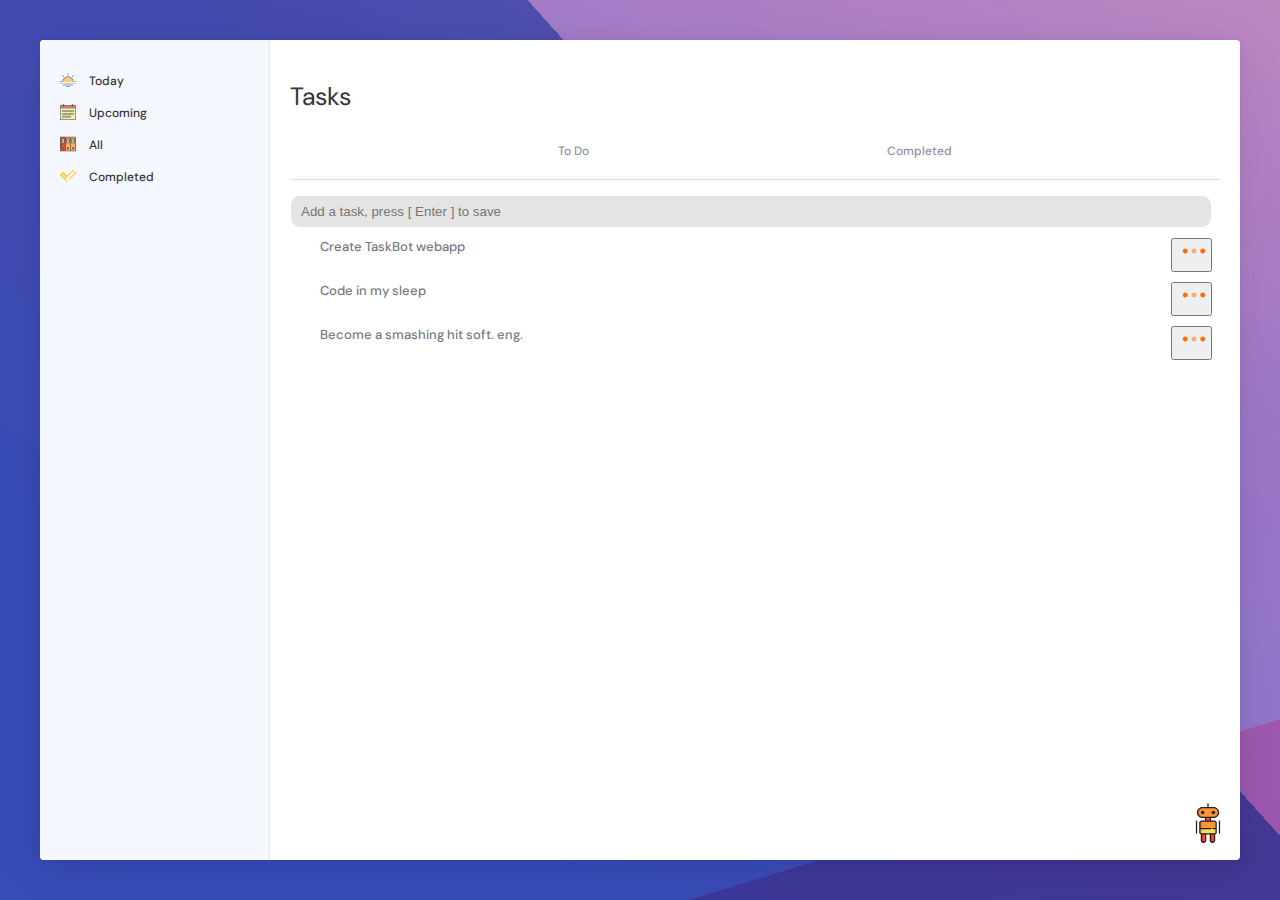
<file: app/web_static/index.html>
<!DOCTYPE html>
<html lang="en">

<head>
	<meta charset="UTF-8" />
	<meta http-equiv="X-UA-Compatible" content="IE=edge" />
	<meta name="viewport" content="width=device-width, initial-scale=1.0" />
	<title>Task Bot</title>
	<link rel="stylesheet"
		href="https://fonts.googleapis.com/css2?family=Material+Symbols+Outlined:opsz,wght,FILL,GRAD@48,400,0,0" />
	<link rel="stylesheet"
		href="https://fonts.googleapis.com/css2?family=Material+Symbols+Rounded:opsz,wght,FILL,GRAD@48,400,1,0" />
	<link rel="stylesheet" href="styles/index.css" />
	<link rel="stylesheet" href="styles/tasks.css" />
	<link rel="stylesheet" href="styles/task-info.css">
	<link rel="stylesheet" href="styles/botbtn.css" />
	<link rel="stylesheet" href="styles/chatbot.css" />
	<link rel="stylesheet" href="styles/mediaqry.css" />
	<script src="https://ajax.googleapis.com/ajax/libs/jquery/3.5.1/jquery.min.js"></script>
	<script src="./scripts/task-info_toggle.js" defer></script>
	<script src="./scripts/chatbot_toggle.js" defer></script>
	<script src="./scripts/chatbot.js" defer></script>
</head>

<body>
	<!-- side panel wrapper start -->
	<div class="wrapper">
		<!-- main page left start -->
		<div class="task-manager">
			<!-- left bar start -->
			<div class="left-bar">
				<!-- left content start -->
				<div class="left-content">
					<ul class="solo-task">
						<li class="item">
							<img src="svg/today.svg" alt="" class="sun-today">
							<span>Today</span>
						</li>
						<li class="item">
							<img src="svg/calendar.svg" alt="" class="calendar-upcoming">
							<span>Upcoming</span>
						</li>
						<li class="item">
							<img src="svg/all.svg" alt="" class="window-all">
							<span>All</span>
						</li>
						<li class="item">
							<img src="svg/completed.svg" alt="" class="tick-completed">
							<span>Completed</span>
						</li>
					</ul>
				</div>
				<!-- left content end -->
			</div>
			<!-- left bar end -->

			<!-- page content start -->
			<div class="page-content">
				<div class="header">Tasks</div>
				<!-- content categories start -->
				<div class="content-categories">
					<div class="label-wrapper">
						<input class="nav-item" name="nav" type="radio" id="opt-1" />
						<label class="category" for="opt-1">To Do</label>
					</div>
					<div class="label-wrapper">
						<input class="nav-item" name="nav" type="radio" id="opt-2" />
						<label class="category" for="opt-2">Completed</label>
					</div>
				</div>
				<!-- content categories end -->

				<!-- tasks wrapper start -->
				<div class="tasks-wrapper">
					<div class="add-task">
						<form class="new-task" action="#">
							<input class="plus-task" type="text" name="new-task"
								placeholder="Add a task, press [ Enter ] to save">
						</form>
					</div>
					<div class="task">
						<input class="task-item" name="task" type="checkbox" id="task-1" />
						<label for="task-1">
							<span class="task-label-text">Create TaskBot webapp</span>
						</label>
						<button class="task-menu-open">
							<img src="svg/subtasks.svg" alt="" class="dotmenu-subtasks">
						</button>
					</div>
					<div class="task">
						<input class="task-item" name="task" type="checkbox" id="task-2" />
						<label for="task-2">
							<span class="task-label-text">Code in my sleep</span>
						</label>
						<button class="task-menu-open">
							<img src="svg/subtasks.svg" alt="" class="dotmenu-subtasks">
						</button>
					</div>
					<div class="task">
						<input class="task-item" name="task" type="checkbox" id="task-3" />
						<label for="task-3">
							<span class="task-label-text">Become a smashing hit soft. eng.</span>
						</label>
						<button class="task-menu-open">
							<img src="svg/subtasks.svg" alt="" class="dotmenu-subtasks">
						</button>
					</div>
				</div>
				<!-- tasks wrapper end -->
			</div>
			<!-- page content end -->

			<!-- chatbot toggler start -->
			<button class="chatbot-open">
				<img src="svg/robot.svg" alt="" class="open-chatbot">
			</button>
			<!-- chatbot toggler end -->
		</div>
		<!-- main page left end -->

		<!-- task container start -->
		<div class="task-container">
			<div class="header">
				<span class="task-header">Task Title</span>
				<img src="svg/close.svg" alt="" class="close-task">
			</div>
			<!-- task details start -->
			<div class="task-details">
				<div class="due-date">
					<label>Due Date</label>
					<span>Today</span>
				</div>
				<div class="project">
					<label>Project</label>
					<span>Tasks</span>
				</div>
				<div class="task-description">
					<textarea name="task-input" placeholder="Add a note, press [ Enter ] to save ..."
						spellcheck="false"></textarea>
				</div>
				<!-- subtasks wrapper start -->
				<div class="subtasks-wrapper">
					<div class="add-subtask">
						<form class="new-subtask" action="#">
							<input class="plus-subtask" type="text" name="new-subtask"
								placeholder="Add a subtask, press [ Enter ] to save">
						</form>
					</div>
					<div class="subtask">
						<input class="subtask-item" name="subtask" type="checkbox" id="subtask-1" />
						<label for="subtask-1">
							<span class="subtask-label-text">Create subtask for a task</span>
						</label>
						<button class="delete-subtask-btn">
							<img src="svg/subtask-bin.svg" alt="" class="delete-subtask">
						</button>
					</div>
					<div class="subtask">
						<input class="subtask-item" name="subtask" type="checkbox" id="subtask-2" />
						<label for="subtask-2">
							<span class="subtask-label-text">Another one</span>
						</label>
						<button class="delete-subtask-btn">
							<img src="svg/subtask-bin.svg" alt="" class="delete-subtask">
						</button>
					</div>
					<div class="subtask">
						<input class="subtask-item" name="subtask" type="checkbox" id="subtask-3" />
						<label for="subtask-3">
							<span class="subtask-label-text">DJ Khaleed</span>
						</label>
						<button class="delete-subtask-btn">
							<img src="svg/subtask-bin.svg" alt="" class="delete-subtask">
						</button>
					</div>
				</div>
				<!-- subtasks wrapper end -->
			</div>
			<!-- task details end -->

			<!-- task footer start -->
			<div class="footer">
				<span>Created on Today</span>
				<button class="delete-task-btn">
					<img src="svg/bin.svg" alt="" class="delete-task">
				</button>
			</div>
			<!-- task footer end -->
		</div>
		<!-- task container end -->

		<!-- chatbot bar right start -->
		<div class="chatbot">
			<div class="header">
				<span class="chatbot-header">Chat Bot</span>
				<img src="svg/close.svg" alt="" class="close-chatbot">
			</div>
			<div class="chat-content">
				<ul class="chatbox">
					<li class="chat incoming">
						<span class="material-symbols-outlined">smart_toy</span>
						<p>Hi there 👋<br>What tasks can I help you with today?</p>
					</li>
				</ul>
				<div class="chat-input">
					<textarea placeholder="Enter a message..." spellcheck="false" required></textarea>
					<span id="send-btn" class="material-symbols-rounded">send</span>
				</div>
			</div>
		</div>
		<!-- chatbot bar right end -->
	</div>
	<!-- side panel wrapper end -->
</body>

</html>
</file>
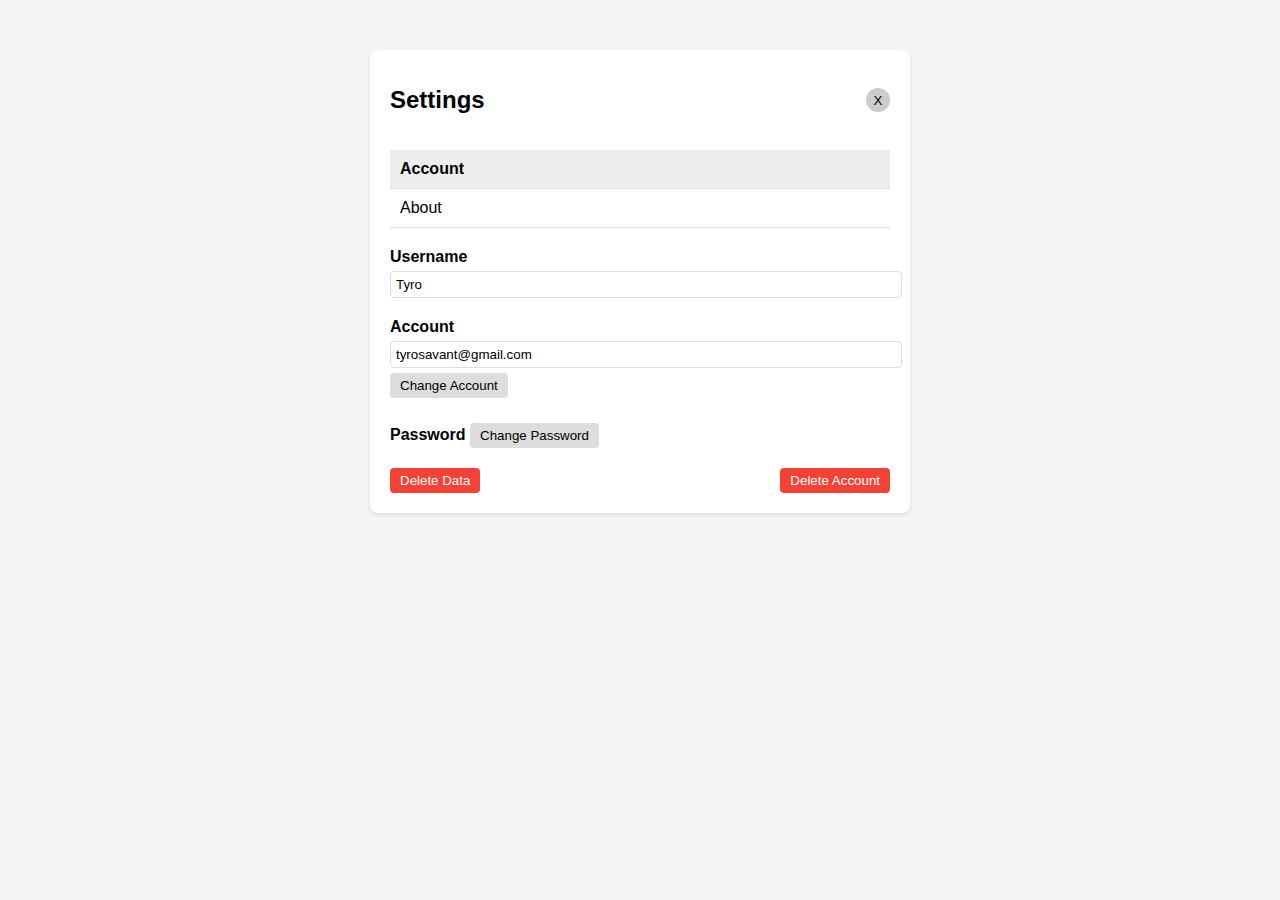
<file: app/web_dynamic/templates/profile.html>
<!DOCTYPE html>

<html lang="en">

<head>

	<meta charset="UTF-8">

	<title>Settings</title>

	<link rel="stylesheet" href="../static/styles/profile.css">

</head>

<body>

	<div class="settings-window">

		<div class="settings-header">

			<h1>Settings</h1>

			<button class="close-btn">X</button>

		</div>

		<ul class="menu-list">

			<li class="menu-item selected">Account</li>

			<li class="menu-item">About</li>

		</ul>

		<div class="account-section">

			<div class="field">

				<label for="username">Username</label>

				<input type="text" id="username" value="Tyro">

			</div>

			<div class="field">

				<label for="account">Account</label>

				<input type="email" id="account" value="tyrosavant@gmail.com">

				<button class="change-btn">Change Account</button>

			</div>

			<div class="field">

				<label for="password">Password</label>

				<button class="change-btn">Change Password</button>

			</div>

			<div class="account-management">

				<button class="delete-data-btn">Delete Data</button>

				<button class="delete-account-btn">Delete Account</button>

			</div>

		</div>

	</div>

</body>

</html>
</file>
<file: app/web_static/styles/index.css>
@import url('https://fonts.googleapis.com/css2?family=DM+Sans:wght@400;500;700&display=swap');

* {
	box-sizing: border-box;
	outline: none;
}

:root {
	--bg-color: #f5f8ff;
	--main-color: #353536;
	--secondary-color: #8e92a4;
	--main-text-color: #5d606b;
	--secondary-dark-color: #9496a5;
	--tag-color-one: #e0fbf6;
	--tag-color-text-one: #58c2a9;
	--tag-color-two: #ece7fe;
	--tag-color-text-two: #8972f3;
	--tag-color-three: #fde7ea;
	--tag-color-text-three: #e77f89;
	--tag-color-four: #f7f8fc;
	--tag-color-text-four: #a0a6b5;
	--checkbox-color: #ee5610;
	--button-color: #49beb7;
	--box-color: #fff1d6;
	--box-color-2: #d3e6ff;
	--box-color-3: #ffd9d9;
	--box-color-4: #daffe5;
	--task-color: #777982;
}

body {
	margin: 0;
	justify-content: center;
	flex-direction: column;
	overflow: auto;
	width: 100%;
	height: 100vh;
	padding: 40px;
	font-family: 'DM Sans', sans-serif;
	font-size: 12px;
	background-image: linear-gradient(
			21deg,
			rgba(64, 83, 206, 0.3697003234675773) 68%,
			rgba(255, 206, 196, 0.5) 163%
		),
		linear-gradient(
			163deg,
			rgba(49, 146, 170, 0.07944489965716128) 86%,
			rgba(239, 112, 138, 0.5) 40%
		),
		linear-gradient(30deg, rgba(76, 79, 173, 0.6173675716587805) 22%, rgba(237, 106, 134, 0.5) 169%),
		linear-gradient(48deg, rgba(31, 85, 147, 0.7323890641868473) 64%, rgba(247, 126, 132, 0.5) 43%);
	background-blend-mode: overlay, multiply, color, normal;
}

.wrapper {
	display: flex;
	height: 100%;
}

ul {
	list-style-type: none;
	padding: 0;
}

.task-manager {
	display: flex;
	justify-content: space-between;
	width: 100%;
	max-width: 1500px;
	height: 100%;
	max-height: 1000px;
	background: #fff;
	border-radius: 4px;
	box-shadow: 0 0.3px 2.2px rgba(0, 0, 0, 0.011), 0 0.7px 5.3px rgba(0, 0, 0, 0.016),
	0 1.3px 10px rgba(0, 0, 0, 0.02), 0 2.2px 17.9px rgba(0, 0, 0, 0.024),
	0 4.2px 33.4px rgba(0, 0, 0, 0.029), 0 10px 80px rgba(0, 0, 0, 0.04);
	overflow: hidden;
}

.left-bar {
	background-color: var(--bg-color);
	width: 230px;
	border-right: 1px solid #e3e7f7;
	position: relative;
}

.left-content {
	padding: 20px;
}

.item {
	color: var(--main-color);
	margin-bottom: 15px;
	font-weight: 500;
}

.item img {
	width: 16px;
	height: 16px;
	color: currentcolor;
	margin-right: 10px;
	margin-bottom: -3px;
}

.category-list .item {
	color: var(--secondary-color);
}
</file>
<file: app/web_static/styles/tasks.css>
@import url('https://fonts.googleapis.com/css2?family=DM+Sans:wght@400;500;700&display=swap');

:root {
	--bg-color: #f5f8ff;
	--main-color: #353536;
	--secondary-color: #8e92a4;
	--main-text-color: #5d606b;
	--secondary-dark-color: #9496a5;
	--tag-color-one: #e0fbf6;
	--tag-color-text-one: #58c2a9;
	--tag-color-two: #ece7fe;
	--tag-color-text-two: #8972f3;
	--tag-color-three: #fde7ea;
	--tag-color-text-three: #e77f89;
	--tag-color-four: #f7f8fc;
	--tag-color-text-four: #a0a6b5;
	--checkbox-color: #ee5610;
	--button-color: #49beb7;
	--box-color: #fff1d6;
	--box-color-2: #d3e6ff;
	--box-color-3: #ffd9d9;
	--box-color-4: #daffe5;
	--task-color: #777982;
}

.page-content {
	display: flex;
	flex-direction: column;
	flex: 1;
	padding: 30px 20px 0 20px;
}

.page-content .header {
	font-size: 25px;
	color: var(--main-color);
}

.content-categories {
	display: flex;
	justify-content: space-evenly;
	width: 100%;
	border-bottom: 1px solid #ddd;
	padding: 20px 0;
}

.nav-item {
	display: none;
}

.category {
	font-weight: 500;
	color: var(--secondary-color);
	border-bottom: 1px solid #ddd;
	transition: 0.4s ease-in;
	padding: 20px 30px;
	cursor: pointer;
}

#opt-1:checked + label,
#opt-2:checked + label {
	color: var(--checkbox-color);
	border-bottom: 2px solid var(--checkbox-color);
}

.tasks-wrapper {
	padding: 15px 0;
	flex: 1;
	overflow-y: auto;
	height: 100%;
	padding-right: 8px;
}

.add-task {
	display: flex;
	margin-bottom: 10px;
}

.add-task .new-task {
	flex: 0 1 100%;
}

.plus-task {
	display: block;
  	width: 100%;
	outline: none;
	border: 1px solid #fff;
	padding: 8px 10px;
	border-radius: 10px;
	padding-left: 10px;
	background: #e4e4e4;
}

.task {
	display: flex;
	justify-content: space-between;
	position: relative;
	margin-bottom: 10px;
	padding-left: 30px;
	color: var(--task-color);
	font-size: 13px;
	font-weight: 500;
}

.task-item {
	display: none;
}

.task:hover {
	transform: translatex(2px);
}

.task label {
	cursor: pointer;
}

.task img {
	width: 30px;
	height: 30px;
	color: currentcolor;
	margin-top: -5px;
	margin-right: -5px;
}

label .label.text {
	position: relative;
}

label .label-text::before {
	content: '';
	position: absolute;
	width: 14px;
	height: 14px;
	border: 1px solid #ddd;
	border-radius: 2px;
	left: 1px;
	transition: 0.2s ease;
}

.task-item:checked + label .label-text::before {
	background-color: var(--checkbox-color);
	border: none;
	background-image: url('../svg/check.svg');
	background-repeat: no-repeat;
	background-size: 10px;
	background-position: center;
	border: 1px solid var(--checkbox-color);
}
</file>
<file: app/web_static/styles/task-info.css>
@import url('https://fonts.googleapis.com/css2?family=DM+Sans:wght@400;500;700&display=swap');

:root {
	--checkbox-color: #ee5610;
	--task-color: #777982;
}


.task-container {
	display: none;
	flex-direction: column;
	width: 500px;
	background: #fff;
	border-left: 1px solid #e3e7f7;
	padding: 20px 15px 0 15px;
}

.task-panel-open .task-container {
	display: initial;
}

.header {
	display: flex;
	justify-content: space-between;
	position: relative;
	margin-top: 10px;
	margin-bottom: 10px;
}

.task-header {
	font-size: 25px;
	color: #353536;
}

.close-task {
	width: 28px;
	height: 28px;
	color: currentcolor;
	cursor: pointer;
}

.task-details {
	border-top: 1px solid #ddd;
}

.task-details label {
	font-size: 15px;
	font-weight: 500;
	color: rgb(128, 126, 126);
}

.due-date {
	display: flex;
	justify-content: space-between;
	width: 100%;
	padding: 10px 0;
}

.project {
	display: flex;
	justify-content: space-between;
	width: 100%;
	padding: 10px 0;
}

.task-description {
	border-top: 1px solid #ddd;
	border-bottom: 1px solid #ddd;
}

.task-description textarea {
	height: 50px;
	max-height: 180px;
	width: 100%;
	border: none;
	outline: none;
	resize: none;
}

.task-description textarea::placeholder {
	font-size: 15px;
	font-weight: 500;
	padding-top: 5px;
}

.subtasks-wrapper {
	padding: 15px 0;
	flex: 1;
	overflow-y: auto;
	height: 100%;
	padding-right: 8px;
}

.add-subtask {
	display: flex;
	margin-bottom: 10px;
}

.add-subtask .new-subtask {
	flex: 0 1 100%;
}

.plus-subtask {
	display: block;
	width: 97%;
	outline: none;
	border: 1px solid #fff;
	padding: 8px 10px;
	border-radius: 10px;
	padding-left: 10px;
	background: #e4e4e4;
}

.subtask {
	display: flex;
	justify-content: space-between;
	position: relative;
	margin-bottom: 10px;
	padding-left: 30px;
	color: var(--task-color);
	font-size: 13px;
	font-weight: 500;
}

.subtask-item {
	display: none;
}

.subtask:hover {
	transform: translatex(2px);
}

.subtask label {
	cursor: pointer;
}

.subtask img {
	width: 30px;
	height: 30px;
	color: currentcolor;
	margin-top: -5px;
	margin-right: -5px;
}

.subtask label .label.text {
	position: relative;
}

.subtask label .label-text::before {
	content: '';
	position: absolute;
	width: 14px;
	height: 14px;
	border: 1px solid #ddd;
	border-radius: 10px;
	left: 1px;
	transition: 0.2s ease;
}

.subtask-item:checked+label .label-text::before {
	background-color: var(--checkbox-color);
	border: none;
	background-image: url('../svg/check.svg');
	background-repeat: no-repeat;
	background-size: 10px;
	background-position: center;
	border: 1px solid var(--checkbox-color);
}

.footer {
	text-align: center;
	font-size: 15px;
	font-weight: 500;
	padding: 10px 0;
}
</file>
<file: app/web_static/styles/botbtn.css>
.chatbot-open {
	position: absolute;
	bottom: 55px;
	right: 50px;
	height: 45px;
	width: 45px;
	display: flex;
	border: none;
	outline: none;
	cursor: pointer;
	align-items: center;
	justify-content: center;
	border-radius: 50%;
	background: #fff;
}

.chatbot-open:hover {
	background: #bdbdbd;
}

.chatbot-open img {
	position: absolute;
	width: 40px;
	height: 40px;
	color: currentcolor;
}

.chatbot-panel-open .chatbot-open {
	display: none !important;
}
</file>
<file: app/web_static/styles/chatbot.css>
@import url('https://fonts.googleapis.com/css2?family=DM+Sans:wght@400;500;700&display=swap');

:root {
	--bg-color: #f5f8ff;
	--main-color: #353536;
	--secondary-color: #8e92a4;
	--main-text-color: #5d606b;
	--secondary-dark-color: #9496a5;
	--tag-color-one: #e0fbf6;
	--tag-color-text-one: #58c2a9;
	--tag-color-two: #ece7fe;
	--tag-color-text-two: #8972f3;
	--tag-color-three: #fde7ea;
	--tag-color-text-three: #e77f89;
	--tag-color-four: #f7f8fc;
	--tag-color-text-four: #a0a6b5;
	--checkbox-color: #ee5610;
	--button-color: #49beb7;
	--box-color: #fff1d6;
	--box-color-2: #d3e6ff;
	--box-color-3: #ffd9d9;
	--box-color-4: #daffe5;
	--task-color: #777982;
}

.chatbot {
	display: none;
	flex-direction: column;
	width: 500px;
	background: #fff;
	border-left: 1px solid #e3e7f7;
	padding: 20px 15px 0 15px;
}

.chatbot-panel-open .chatbot {
	display: initial;
}

.chatbot .header {
	display: flex;
	justify-content: space-between;
	position: relative;
	margin-top: 10px;
	margin-bottom: 10px;
}

.chatbot .chatbot-header {
	font-size: 25px;
	color: var(--main-color);

}

.chatbot .close-chatbot {
	width: 28px;
	height: 28px;
	color: currentcolor;
	cursor: pointer;
}

.chatbot .chat-content {
	border-top: 1px solid #ddd;
}

.chat-content .chatbox {
	height: 460px;
	overflow-y: auto;
	padding: 30px 20px 100px;
}

.chatbox .outgoing {
  margin: 5px 0;
  justify-content: flex-end;
}

.chatbox .chat {
	display: flex;
}

.chatbox .chat p {
	color: #000;
	background: #d3d0d0;
	max-width: 80%;
	padding: 12px 16px;
	white-space: pre-wrap;
	border-radius: 10px 10px 0 10px;
}

.chatbox .incoming span {
	width: 30px;
	height: 30px;
	color: #fff;
	cursor: default;
	text-align: center;
	line-height: 30px;
	align-self: flex-end;
	background: #000000;
	border-radius: 3px;
	margin: 0 5px 25px 0;
}

.chatbox .incoming p {
	color: #000;
	background: #f2f2f2;
	padding: 12px 16px;
	border-radius: 10px 10px 10 0px;
}

.chatbot .chat-input {
	display: flex;
	gap: 5px;
	bottom: 0;
	width: 100%;
	background: #fff;
	border-top: 1px solid #ddd;
}

.chat-input textarea {
	height: 50px;
	max-height: 180px;
	width: 100%;
	border: none;
	outline: none;
	resize: none;
}

.chat-input span {
	align-self: flex-end;
	cursor: pointer;
	height: 50px;
	visibility: hidden;
}

.chat-input textarea:valid ~ span{
	visibility: visible;
}
</file>
<file: app/web_static/styles/mediaqry.css>
@media screen and (max-width: 900px) {
	.left-bar {
		display: none;
	}
}

@media screen and (max-width: 700px) {
	.wrapper {
		flex-direction: column;
		overflow-y: auto;
	}
	.task-manager {
		flex-direction: column;
		overflow-y: auto;
		width: 100%;
		display: block;
	}
	.left-bar {
		display: none;
	}
	.tasks-wrapper {
		height: auto;
	}
	.chatbot-panel-open .chatbot{
		flex-direction: column;
		overflow-y: auto;
		width: 100%;
		display: block;
	}
}

@media screen and (max-width: 520px) {
	.page-content {
		padding: 40px 10px 0 10px;
	}
	.category {
		padding: 20px;
	}
	.chatbot-panel-open .chatbot .chat-content {
		padding: 40px 10px 0 10px;
	}
}
</file>
<file: app/web_dynamic/static/styles/profile.css>
body {

	font-family: Arial, sans-serif;

	background-color: #f5f5f5;

}

.settings-window {

	width: 500px;

	margin: 50px auto;

	background-color: #fff;

	border-radius: 8px;

	box-shadow: 0 2px 4px rgba(0, 0, 0, 0.1);

	padding: 20px;

}

.settings-header {

	display: flex;

	justify-content: space-between;

	align-items: center;

}

h1 {

	font-size: 24px;

}

.close-btn {

	background-color: #ccc;

	border: none;

	border-radius: 50%;

	width: 24px;

	height: 24px;

	text-align: center;

	cursor: pointer;

}

.menu-list {

	list-style-type: none;

	padding: 0;

	margin: 20px 0;

}

.menu-item {

	padding: 10px;

	border-bottom: 1px solid #ddd;

	cursor: pointer;

}

.menu-item.selected {

	background-color: #eee;

	font-weight: bold;

}

.avatar-section {

	display: flex;

	align-items: center;

}

.avatar img {

	width: 64px;

	height: 64px;

	border-radius: 50%;

	margin-right: 10px;

}

.upload-btn {

	background-color: #ddd;

	padding: 5px 10px;

	border: none;

	border-radius: 4px;

	cursor: pointer;

}

.field {

	margin-bottom: 20px;

}

label {

	font-weight: bold;

}

input[type="text"],
input[type="email"] {

	width: 100%;

	padding: 5px;

	border: 1px solid #ddd;

	border-radius: 4px;

	margin-top: 5px;

}

.change-btn {

	background-color: #ddd;

	padding: 5px 10px;

	border: none;

	border-radius: 4px;

	cursor: pointer;

	margin-top: 5px;

}

.account-management {

	display: flex;

	justify-content: space-between;

}

.delete-data-btn,
.delete-account-btn {

	background-color: #f44336;

	color: #fff;

	padding: 5px 10px;

	border: none;

	border-radius: 4px;

	cursor: pointer;

}
</file>
